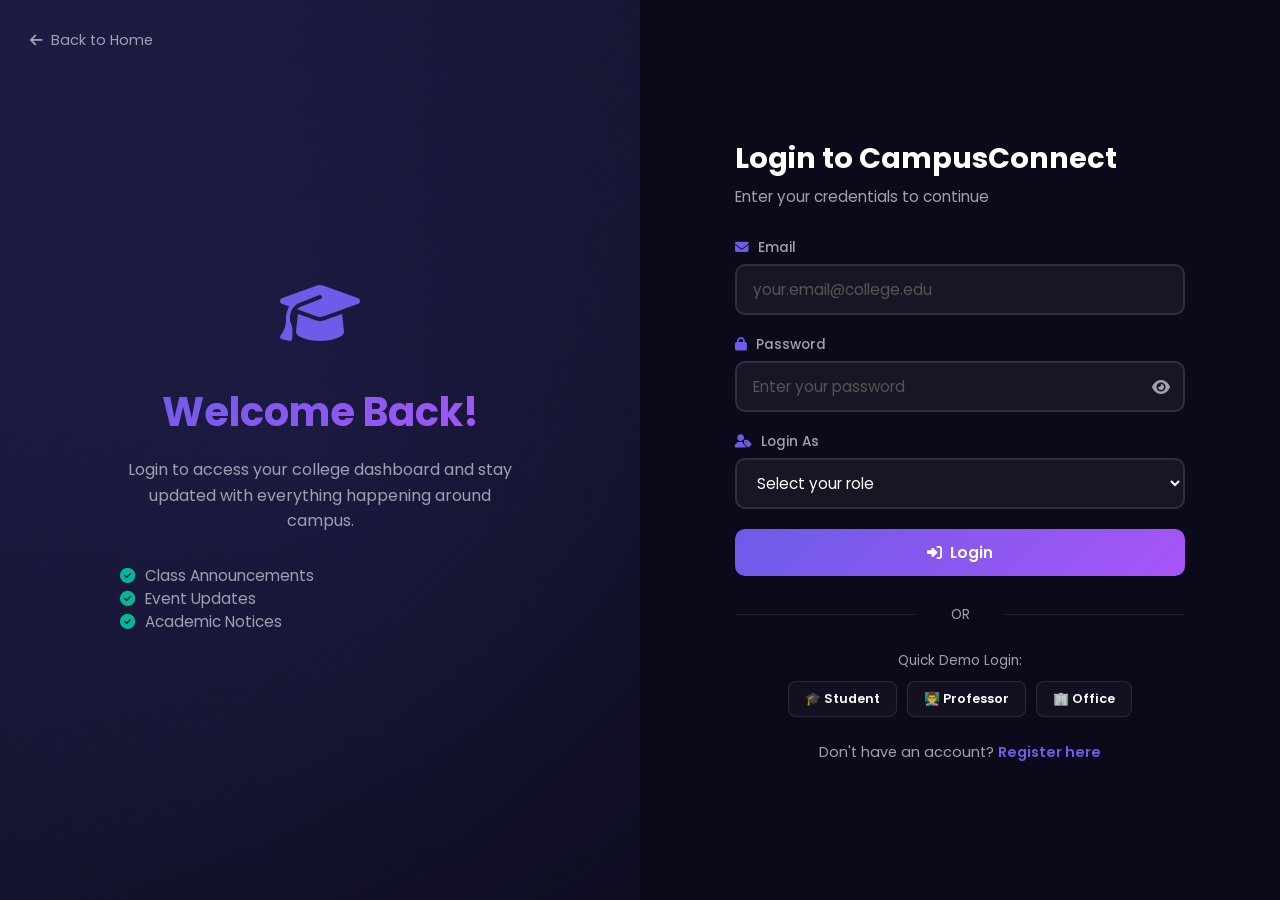
<file: index.html>
<!DOCTYPE html>
<html lang="en">
<head>
    <meta charset="UTF-8">
    <meta name="viewport" content="width=device-width, initial-scale=1.0">
    <title>Dashboard - CampusConnect</title>
    <link rel="stylesheet" href="dashboard.css">
    <link href="https://fonts.googleapis.com/css2?family=Poppins:wght@300;400;500;600;700&display=swap" rel="stylesheet">
    <link rel="stylesheet" href="https://cdnjs.cloudflare.com/ajax/libs/font-awesome/6.4.0/css/all.min.css">
</head>
<body>
    <!-- Server Sidebar (Left - Like Discord) -->
    <div class="server-sidebar">
        <div class="server-icon home-server active" onclick="switchServer('home')" title="Home">
            <i class="fas fa-graduation-cap"></i>
        </div>
        <div class="sidebar-divider"></div>
        
        <div class="server-icon" onclick="switchServer('cse3')" title="CSE 3rd Year">
            <span>CS3</span>
        </div>
        <div class="server-icon" onclick="switchServer('cse-dept')" title="CSE Department">
            <span>CSD</span>
        </div>
        <div class="server-icon" onclick="switchServer('college')" title="College Main">
            <span>CLG</span>
        </div>
        <div class="server-icon" onclick="switchServer('events')" title="Events">
            <span>🎉</span>
        </div>
        
        <div class="sidebar-divider"></div>
        <div class="server-icon add-server" onclick="showCreateServer()" title="Create Server">
            <i class="fas fa-plus"></i>
        </div>
    </div>

    <!-- Channel Sidebar -->
    <div class="channel-sidebar">
        <div class="channel-header">
            <h3 id="serverName">🎓 CampusConnect</h3>
            <i class="fas fa-chevron-down"></i>
        </div>

        <!-- Search -->
        <div class="channel-search">
            <i class="fas fa-search"></i>
            <input type="text" placeholder="Search..." id="searchInput" onkeyup="searchMessages()">
        </div>

        <!-- Info Category Tabs -->
        <div class="category-tabs">
            <button class="tab active" onclick="filterCategory('all', this)">All</button>
            <button class="tab" onclick="filterCategory('academic', this)">📚 Academic</button>
            <button class="tab" onclick="filterCategory('non-academic', this)">🎯 Non-Academic</button>
        </div>

        <!-- Channels -->
        <div class="channels-list" id="channelsList">
            <div class="channel-category">
                <i class="fas fa-chevron-down"></i>
                <span>📢 ANNOUNCEMENTS</span>
            </div>
            <div class="channel active" onclick="switchChannel('announcements', this)">
                <i class="fas fa-bullhorn"></i>
                <span>general-announcements</span>
                <span class="unread-badge">3</span>
            </div>
            <div class="channel" onclick="switchChannel('important', this)">
                <i class="fas fa-exclamation-triangle"></i>
                <span>important-notices</span>
                <span class="unread-badge">1</span>
            </div>

            <div class="channel-category">
                <i class="fas fa-chevron-down"></i>
                <span>📚 ACADEMIC</span>
            </div>
            <div class="channel" onclick="switchChannel('syllabus', this)">
                <i class="fas fa-book"></i>
                <span>syllabus-updates</span>
            </div>
            <div class="channel" onclick="switchChannel('exams', this)">
                <i class="fas fa-file-alt"></i>
                <span>exam-schedule</span>
                <span class="unread-badge">2</span>
            </div>
            <div class="channel" onclick="switchChannel('assignments', this)">
                <i class="fas fa-tasks"></i>
                <span>assignments</span>
            </div>
            <div class="channel" onclick="switchChannel('materials', this)">
                <i class="fas fa-download"></i>
                <span>study-materials</span>
            </div>

            <div class="channel-category">
                <i class="fas fa-chevron-down"></i>
                <span>🎯 NON-ACADEMIC</span>
            </div>
            <div class="channel" onclick="switchChannel('events', this)">
                <i class="fas fa-calendar-alt"></i>
                <span>events</span>
                <span class="unread-badge">5</span>
            </div>
            <div class="channel" onclick="switchChannel('sports', this)">
                <i class="fas fa-trophy"></i>
                <span>sports</span>
            </div>
            <div class="channel" onclick="switchChannel('clubs', this)">
                <i class="fas fa-users"></i>
                <span>clubs-activities</span>
            </div>
            <div class="channel" onclick="switchChannel('placements', this)">
                <i class="fas fa-briefcase"></i>
                <span>placements</span>
                <span class="unread-badge">4</span>
            </div>
            <div class="channel" onclick="switchChannel('general', this)">
                <i class="fas fa-comments"></i>
                <span>general-discussion</span>
            </div>
        </div>

        <!-- User Info Bottom -->
        <div class="user-panel">
            <div class="user-info">
                <div class="user-avatar" id="userAvatar">S</div>
                <div class="user-details">
                    <span class="username" id="userName">Student Name</span>
                    <span class="user-role" id="userRole">🎓 Student</span>
                </div>
            </div>
            <div class="user-actions">
                <i class="fas fa-cog" onclick="showSettings()" title="Settings"></i>
                <i class="fas fa-sign-out-alt" onclick="logout()" title="Logout"></i>
            </div>
        </div>
    </div>

    <!-- Main Content Area -->
    <div class="main-content">
        <!-- Top Bar -->
        <div class="content-header">
            <div class="header-left">
                <i class="fas fa-bullhorn channel-icon"></i>
                <h3 id="channelName">general-announcements</h3>
                <span class="channel-desc" id="channelDesc">All general announcements for the class</span>
            </div>
            <div class="header-right">
                <div class="header-action" onclick="togglePinned()" title="Pinned Messages">
                    <i class="fas fa-thumbtack"></i>
                </div>
                <div class="header-action" onclick="toggleMembers()" title="Members">
                    <i class="fas fa-users"></i>
                </div>
                <div class="header-search">
                    <i class="fas fa-search"></i>
                    <input type="text" placeholder="Search in channel..." onkeyup="searchInChannel(this.value)">
                </div>
            </div>
        </div>

        <!-- Pinned Messages Panel (Hidden by default) -->
        <div class="pinned-panel" id="pinnedPanel" style="display:none;">
            <div class="pinned-header">
                <h4><i class="fas fa-thumbtack"></i> Pinned Messages</h4>
                <i class="fas fa-times" onclick="togglePinned()"></i>
            </div>
            <div class="pinned-messages" id="pinnedMessages">
                <!-- Pinned messages will appear here -->
            </div>
        </div>

        <!-- Messages Area -->
        <div class="messages-area" id="messagesArea">
            <!-- Welcome message -->
            <div class="channel-welcome">
                <div class="welcome-icon">
                    <i class="fas fa-bullhorn"></i>
                </div>
                <h2>Welcome to #general-announcements</h2>
                <p>This is the beginning of the channel. All important announcements will be posted here.</p>
            </div>

            <!-- Messages will be loaded here -->
            <div id="messagesList">
                <!-- Messages loaded by JS -->
            </div>
        </div>

        <!-- Message Input -->
        <div class="message-input-area">
            <div class="input-container" id="inputContainer">
                <div class="input-actions-left">
                    <label for="fileUpload" class="input-action" title="Attach File">
                        <i class="fas fa-plus-circle"></i>
                    </label>
                    <input type="file" id="fileUpload" style="display:none" onchange="handleFileUpload(this)">
                </div>
                <input type="text" id="messageInput" placeholder="Message #general-announcements" 
                       onkeypress="handleKeyPress(event)">
                <div class="input-actions-right">
                    <!-- Category selector for professors/office -->
                    <select id="msgCategory" class="category-select" title="Select Category">
                        <option value="general">📌 General</option>
                        <option value="academic">📚 Academic</option>
                        <option value="non-academic">🎯 Non-Academic</option>
                        <option value="urgent">🚨 Urgent</option>
                    </select>
                    <button class="send-btn" onclick="sendMessage()" title="Send">
                        <i class="fas fa-paper-plane"></i>
                    </button>
                </div>
            </div>
        </div>
    </div>

    <!-- Members Panel (Right Side) -->
    <div class="members-panel" id="membersPanel">
        <div class="members-header">
            <h4>Members</h4>
        </div>
        
        <div class="member-category">
            <span>PROFESSORS — 3</span>
        </div>
        <div class="member-item online">
            <div class="member-avatar prof-avatar">PS</div>
            <div class="member-info">
                <span class="member-name">Prof. Sharma</span>
                <span class="member-status">HOD - CSE</span>
            </div>
            <div class="online-dot"></div>
        </div>
        <div class="member-item online">
            <div class="member-avatar prof-avatar">PG</div>
            <div class="member-info">
                <span class="member-name">Prof. Gupta</span>
                <span class="member-status">Data Structures</span>
            </div>
            <div class="online-dot"></div>
        </div>
        <div class="member-item">
            <div class="member-avatar prof-avatar">PV</div>
            <div class="member-info">
                <span class="member-name">Prof. Verma</span>
                <span class="member-status">DBMS</span>
            </div>
        </div>

        <div class="member-category">
            <span>OFFICE STAFF — 2</span>
        </div>
        <div class="member-item online">
            <div class="member-avatar office-avatar">AD</div>
            <div class="member-info">
                <span class="member-name">Admin Office</span>
                <span class="member-status">Administrative</span>
            </div>
            <div class="online-dot"></div>
        </div>
        <div class="member-item">
            <div class="member-avatar office-avatar">EX</div>
            <div class="member-info">
                <span class="member-name">Exam Cell</span>
                <span class="member-status">Examinations</span>
            </div>
        </div>

        <div class="member-category">
            <span>STUDENTS — 45</span>
        </div>
        <div class="member-item online">
            <div class="member-avatar student-avatar">RA</div>
            <div class="member-info">
                <span class="member-name">Rahul Agarwal</span>
                <span class="member-status">CSE 3rd Year - A</span>
            </div>
            <div class="online-dot"></div>
        </div>
        <div class="member-item online">
            <div class="member-avatar student-avatar">PK</div>
            <div class="member-info">
                <span class="member-name">Priya Kumar</span>
                <span class="member-status">CSE 3rd Year - A</span>
            </div>
            <div class="online-dot"></div>
        </div>
        <div class="member-item">
            <div class="member-avatar student-avatar">AJ</div>
            <div class="member-info">
                <span class="member-name">Amit Joshi</span>
                <span class="member-status">CSE 3rd Year - A</span>
            </div>
        </div>
        <div class="member-item">
            <div class="member-avatar student-avatar">NK</div>
            <div class="member-info">
                <span class="member-name">Neha Khanna</span>
                <span class="member-status">CSE 3rd Year - B</span>
            </div>
        </div>
        <div class="member-item">
            <div class="member-avatar student-avatar">SK</div>
            <div class="member-info">
                <span class="member-name">Saurabh Kumar</span>
                <span class="member-status">CSE 3rd Year - A</span>
            </div>
        </div>
    </div>

    <!-- Create Server Modal -->
    <div class="modal-overlay" id="createServerModal" style="display:none;">
        <div class="modal">
            <div class="modal-header">
                <h3><i class="fas fa-plus-circle"></i> Create New Server</h3>
                <i class="fas fa-times" onclick="closeModal('createServerModal')"></i>
            </div>
            <div class="modal-body">
                <div class="form-group">
                    <label>Server Name</label>
                    <input type="text" id="newServerName" placeholder="e.g., CSE 3rd Year Section A">
                </div>
                <div class="form-group">
                    <label>Server Type</label>
                    <select id="newServerType">
                        <option value="class">📚 Class Server</option>
                        <option value="department">🏛️ Department Server</option>
                        <option value="club">🎯 Club/Activity Server</option>
                    </select>
                </div>
                <div class="form-group">
                    <label>Department</label>
                    <select id="newServerDept">
                        <option value="CSE">CSE</option>
                        <option value="ECE">ECE</option>
                        <option value="ME">ME</option>
                        <option value="CE">CE</option>
                    </select>
                </div>
                <button class="btn btn-primary btn-full" onclick="createServer()">
                    <i class="fas fa-plus"></i> Create Server
                </button>
            </div>
        </div>
    </div>

    <!-- Settings Modal -->
    <div class="modal-overlay" id="settingsModal" style="display:none;">
        <div class="modal">
            <div class="modal-header">
                <h3><i class="fas fa-cog"></i> Settings</h3>
                <i class="fas fa-times" onclick="closeModal('settingsModal')"></i>
            </div>
            <div class="modal-body">
                <div class="settings-section">
                    <h4>Notification Preferences</h4>
                    <div class="setting-item">
                        <span>Academic Notifications</span>
                        <label class="switch">
                            <input type="checkbox" checked>
                            <span class="slider"></span>
                        </label>
                    </div>
                    <div class="setting-item">
                        <span>Event Notifications</span>
                        <label class="switch">
                            <input type="checkbox" checked>
                            <span class="slider"></span>
                        </label>
                    </div>
                    <div class="setting-item">
                        <span>General Notifications</span>
                        <label class="switch">
                            <input type="checkbox">
                            <span class="slider"></span>
                        </label>
                    </div>
                </div>
                <div class="settings-section">
                    <h4>Appearance</h4>
                    <div class="setting-item">
                        <span>Dark Mode</span>
                        <label class="switch">
                            <input type="checkbox" checked id="darkModeToggle" onchange="toggleDarkMode()">
                            <span class="slider"></span>
                        </label>
                    </div>
                </div>
            </div>
        </div>
    </div>

    <!-- Notification Toast -->
    <div class="toast" id="toast">
        <i class="fas fa-bell"></i>
        <span id="toastMessage">New notification!</span>
    </div>

    <script src="app.js"></script>
</body>
</html>
</file>
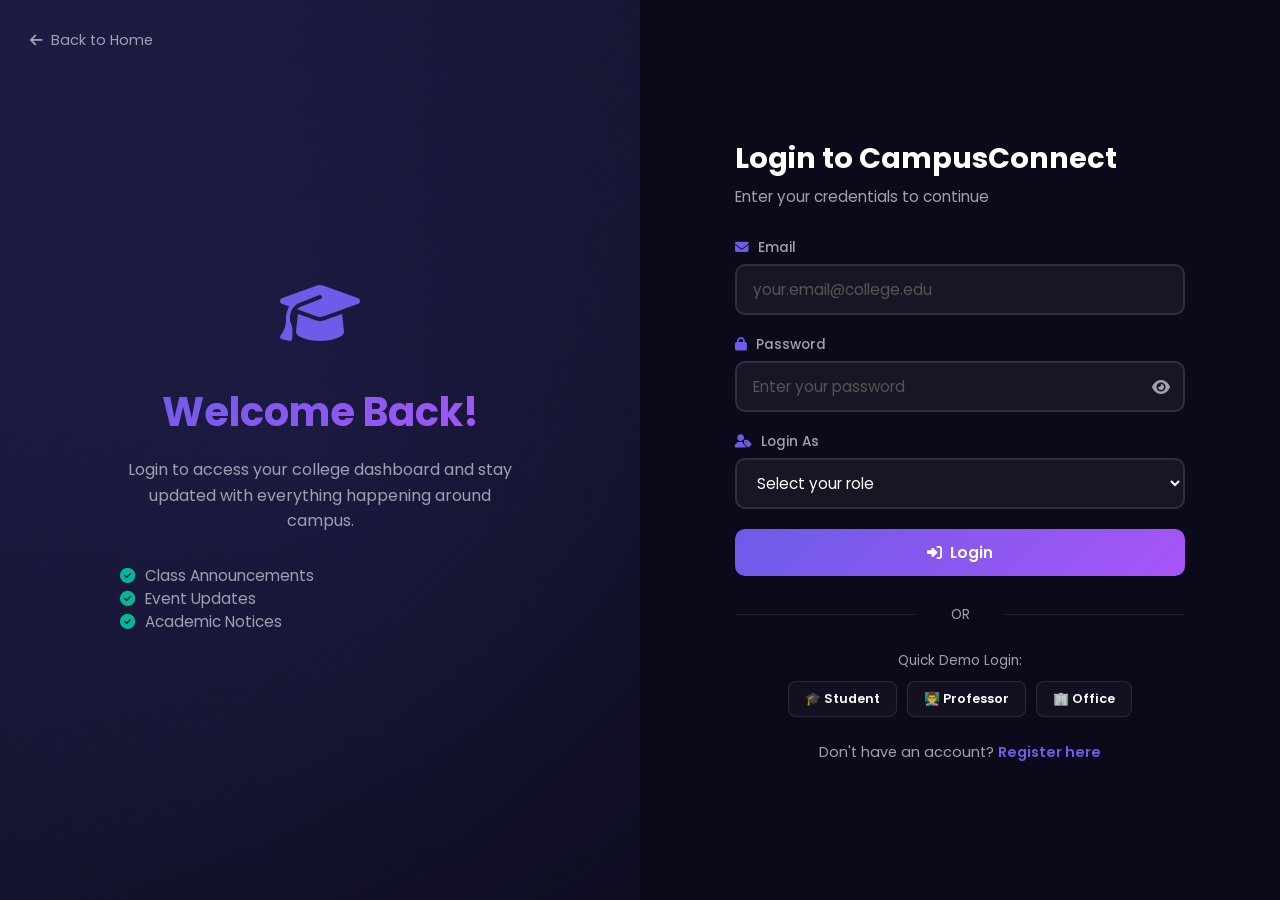
<file: dashboard.html>
<!DOCTYPE html>
<html lang="en">
<head>
    <meta charset="UTF-8">
    <meta name="viewport" content="width=device-width, initial-scale=1.0">
    <title>Dashboard - CampusConnect</title>
    <link rel="stylesheet" href="dashboard.css">
    <link href="https://fonts.googleapis.com/css2?family=Poppins:wght@300;400;500;600;700&display=swap" rel="stylesheet">
    <link rel="stylesheet" href="https://cdnjs.cloudflare.com/ajax/libs/font-awesome/6.4.0/css/all.min.css">
</head>
<body>
    <!-- Server Sidebar (Left - Like Discord) -->
    <div class="server-sidebar">
        <div class="server-icon home-server active" onclick="switchServer('home')" title="Home">
            <i class="fas fa-graduation-cap"></i>
        </div>
        <div class="sidebar-divider"></div>
        
        <div class="server-icon" onclick="switchServer('cse3')" title="CSE 3rd Year">
            <span>CS3</span>
        </div>
        <div class="server-icon" onclick="switchServer('cse-dept')" title="CSE Department">
            <span>CSD</span>
        </div>
        <div class="server-icon" onclick="switchServer('college')" title="College Main">
            <span>CLG</span>
        </div>
        <div class="server-icon" onclick="switchServer('events')" title="Events">
            <span>🎉</span>
        </div>
        
        <div class="sidebar-divider"></div>
        <div class="server-icon add-server" onclick="showCreateServer()" title="Create Server">
            <i class="fas fa-plus"></i>
        </div>
    </div>

    <!-- Channel Sidebar -->
    <div class="channel-sidebar">
        <div class="channel-header">
            <h3 id="serverName">🎓 CampusConnect</h3>
            <i class="fas fa-chevron-down"></i>
        </div>

        <!-- Search -->
        <div class="channel-search">
            <i class="fas fa-search"></i>
            <input type="text" placeholder="Search..." id="searchInput" onkeyup="searchMessages()">
        </div>

        <!-- Info Category Tabs -->
        <div class="category-tabs">
            <button class="tab active" onclick="filterCategory('all', this)">All</button>
            <button class="tab" onclick="filterCategory('academic', this)">📚 Academic</button>
            <button class="tab" onclick="filterCategory('non-academic', this)">🎯 Non-Academic</button>
        </div>

        <!-- Channels -->
        <div class="channels-list" id="channelsList">
            <div class="channel-category">
                <i class="fas fa-chevron-down"></i>
                <span>📢 ANNOUNCEMENTS</span>
            </div>
            <div class="channel active" onclick="switchChannel('announcements', this)">
                <i class="fas fa-bullhorn"></i>
                <span>general-announcements</span>
                <span class="unread-badge">3</span>
            </div>
            <div class="channel" onclick="switchChannel('important', this)">
                <i class="fas fa-exclamation-triangle"></i>
                <span>important-notices</span>
                <span class="unread-badge">1</span>
            </div>

            <div class="channel-category">
                <i class="fas fa-chevron-down"></i>
                <span>📚 ACADEMIC</span>
            </div>
            <div class="channel" onclick="switchChannel('syllabus', this)">
                <i class="fas fa-book"></i>
                <span>syllabus-updates</span>
            </div>
            <div class="channel" onclick="switchChannel('exams', this)">
                <i class="fas fa-file-alt"></i>
                <span>exam-schedule</span>
                <span class="unread-badge">2</span>
            </div>
            <div class="channel" onclick="switchChannel('assignments', this)">
                <i class="fas fa-tasks"></i>
                <span>assignments</span>
            </div>
            <div class="channel" onclick="switchChannel('materials', this)">
                <i class="fas fa-download"></i>
                <span>study-materials</span>
            </div>

            <div class="channel-category">
                <i class="fas fa-chevron-down"></i>
                <span>🎯 NON-ACADEMIC</span>
            </div>
            <div class="channel" onclick="switchChannel('events', this)">
                <i class="fas fa-calendar-alt"></i>
                <span>events</span>
                <span class="unread-badge">5</span>
            </div>
            <div class="channel" onclick="switchChannel('sports', this)">
                <i class="fas fa-trophy"></i>
                <span>sports</span>
            </div>
            <div class="channel" onclick="switchChannel('clubs', this)">
                <i class="fas fa-users"></i>
                <span>clubs-activities</span>
            </div>
            <div class="channel" onclick="switchChannel('placements', this)">
                <i class="fas fa-briefcase"></i>
                <span>placements</span>
                <span class="unread-badge">4</span>
            </div>
            <div class="channel" onclick="switchChannel('general', this)">
                <i class="fas fa-comments"></i>
                <span>general-discussion</span>
            </div>
        </div>

        <!-- User Info Bottom -->
        <div class="user-panel">
            <div class="user-info">
                <div class="user-avatar" id="userAvatar">S</div>
                <div class="user-details">
                    <span class="username" id="userName">Student Name</span>
                    <span class="user-role" id="userRole">🎓 Student</span>
                </div>
            </div>
            <div class="user-actions">
                <i class="fas fa-cog" onclick="showSettings()" title="Settings"></i>
                <i class="fas fa-sign-out-alt" onclick="logout()" title="Logout"></i>
            </div>
        </div>
    </div>

    <!-- Main Content Area -->
    <div class="main-content">
        <!-- Top Bar -->
        <div class="content-header">
            <div class="header-left">
                <i class="fas fa-bullhorn channel-icon"></i>
                <h3 id="channelName">general-announcements</h3>
                <span class="channel-desc" id="channelDesc">All general announcements for the class</span>
            </div>
            <div class="header-right">
                <div class="header-action" onclick="togglePinned()" title="Pinned Messages">
                    <i class="fas fa-thumbtack"></i>
                </div>
                <div class="header-action" onclick="toggleMembers()" title="Members">
                    <i class="fas fa-users"></i>
                </div>
                <div class="header-search">
                    <i class="fas fa-search"></i>
                    <input type="text" placeholder="Search in channel..." onkeyup="searchInChannel(this.value)">
                </div>
            </div>
        </div>

        <!-- Pinned Messages Panel (Hidden by default) -->
        <div class="pinned-panel" id="pinnedPanel" style="display:none;">
            <div class="pinned-header">
                <h4><i class="fas fa-thumbtack"></i> Pinned Messages</h4>
                <i class="fas fa-times" onclick="togglePinned()"></i>
            </div>
            <div class="pinned-messages" id="pinnedMessages">
                <!-- Pinned messages will appear here -->
            </div>
        </div>

        <!-- Messages Area -->
        <div class="messages-area" id="messagesArea">
            <!-- Welcome message -->
            <div class="channel-welcome">
                <div class="welcome-icon">
                    <i class="fas fa-bullhorn"></i>
                </div>
                <h2>Welcome to #general-announcements</h2>
                <p>This is the beginning of the channel. All important announcements will be posted here.</p>
            </div>

            <!-- Messages will be loaded here -->
            <div id="messagesList">
                <!-- Messages loaded by JS -->
            </div>
        </div>

        <!-- Message Input -->
        <div class="message-input-area">
            <div class="input-container" id="inputContainer">
                <div class="input-actions-left">
                    <label for="fileUpload" class="input-action" title="Attach File">
                        <i class="fas fa-plus-circle"></i>
                    </label>
                    <input type="file" id="fileUpload" style="display:none" onchange="handleFileUpload(this)">
                </div>
                <input type="text" id="messageInput" placeholder="Message #general-announcements" 
                       onkeypress="handleKeyPress(event)">
                <div class="input-actions-right">
                    <!-- Category selector for professors/office -->
                    <select id="msgCategory" class="category-select" title="Select Category">
                        <option value="general">📌 General</option>
                        <option value="academic">📚 Academic</option>
                        <option value="non-academic">🎯 Non-Academic</option>
                        <option value="urgent">🚨 Urgent</option>
                    </select>
                    <button class="send-btn" onclick="sendMessage()" title="Send">
                        <i class="fas fa-paper-plane"></i>
                    </button>
                </div>
            </div>
        </div>
    </div>

    <!-- Members Panel (Right Side) -->
    <div class="members-panel" id="membersPanel">
        <div class="members-header">
            <h4>Members</h4>
        </div>
        
        <div class="member-category">
            <span>PROFESSORS — 3</span>
        </div>
        <div class="member-item online">
            <div class="member-avatar prof-avatar">PS</div>
            <div class="member-info">
                <span class="member-name">Prof. Sharma</span>
                <span class="member-status">HOD - CSE</span>
            </div>
            <div class="online-dot"></div>
        </div>
        <div class="member-item online">
            <div class="member-avatar prof-avatar">PG</div>
            <div class="member-info">
                <span class="member-name">Prof. Gupta</span>
                <span class="member-status">Data Structures</span>
            </div>
            <div class="online-dot"></div>
        </div>
        <div class="member-item">
            <div class="member-avatar prof-avatar">PV</div>
            <div class="member-info">
                <span class="member-name">Prof. Verma</span>
                <span class="member-status">DBMS</span>
            </div>
        </div>

        <div class="member-category">
            <span>OFFICE STAFF — 2</span>
        </div>
        <div class="member-item online">
            <div class="member-avatar office-avatar">AD</div>
            <div class="member-info">
                <span class="member-name">Admin Office</span>
                <span class="member-status">Administrative</span>
            </div>
            <div class="online-dot"></div>
        </div>
        <div class="member-item">
            <div class="member-avatar office-avatar">EX</div>
            <div class="member-info">
                <span class="member-name">Exam Cell</span>
                <span class="member-status">Examinations</span>
            </div>
        </div>

        <div class="member-category">
            <span>STUDENTS — 45</span>
        </div>
        <div class="member-item online">
            <div class="member-avatar student-avatar">RA</div>
            <div class="member-info">
                <span class="member-name">Rahul Agarwal</span>
                <span class="member-status">CSE 3rd Year - A</span>
            </div>
            <div class="online-dot"></div>
        </div>
        <div class="member-item online">
            <div class="member-avatar student-avatar">PK</div>
            <div class="member-info">
                <span class="member-name">Priya Kumar</span>
                <span class="member-status">CSE 3rd Year - A</span>
            </div>
            <div class="online-dot"></div>
        </div>
        <div class="member-item">
            <div class="member-avatar student-avatar">AJ</div>
            <div class="member-info">
                <span class="member-name">Amit Joshi</span>
                <span class="member-status">CSE 3rd Year - A</span>
            </div>
        </div>
        <div class="member-item">
            <div class="member-avatar student-avatar">NK</div>
            <div class="member-info">
                <span class="member-name">Neha Khanna</span>
                <span class="member-status">CSE 3rd Year - B</span>
            </div>
        </div>
        <div class="member-item">
            <div class="member-avatar student-avatar">SK</div>
            <div class="member-info">
                <span class="member-name">Saurabh Kumar</span>
                <span class="member-status">CSE 3rd Year - A</span>
            </div>
        </div>
    </div>

    <!-- Create Server Modal -->
    <div class="modal-overlay" id="createServerModal" style="display:none;">
        <div class="modal">
            <div class="modal-header">
                <h3><i class="fas fa-plus-circle"></i> Create New Server</h3>
                <i class="fas fa-times" onclick="closeModal('createServerModal')"></i>
            </div>
            <div class="modal-body">
                <div class="form-group">
                    <label>Server Name</label>
                    <input type="text" id="newServerName" placeholder="e.g., CSE 3rd Year Section A">
                </div>
                <div class="form-group">
                    <label>Server Type</label>
                    <select id="newServerType">
                        <option value="class">📚 Class Server</option>
                        <option value="department">🏛️ Department Server</option>
                        <option value="club">🎯 Club/Activity Server</option>
                    </select>
                </div>
                <div class="form-group">
                    <label>Department</label>
                    <select id="newServerDept">
                        <option value="CSE">CSE</option>
                        <option value="ECE">ECE</option>
                        <option value="ME">ME</option>
                        <option value="CE">CE</option>
                    </select>
                </div>
                <button class="btn btn-primary btn-full" onclick="createServer()">
                    <i class="fas fa-plus"></i> Create Server
                </button>
            </div>
        </div>
    </div>

    <!-- Settings Modal -->
    <div class="modal-overlay" id="settingsModal" style="display:none;">
        <div class="modal">
            <div class="modal-header">
                <h3><i class="fas fa-cog"></i> Settings</h3>
                <i class="fas fa-times" onclick="closeModal('settingsModal')"></i>
            </div>
            <div class="modal-body">
                <div class="settings-section">
                    <h4>Notification Preferences</h4>
                    <div class="setting-item">
                        <span>Academic Notifications</span>
                        <label class="switch">
                            <input type="checkbox" checked>
                            <span class="slider"></span>
                        </label>
                    </div>
                    <div class="setting-item">
                        <span>Event Notifications</span>
                        <label class="switch">
                            <input type="checkbox" checked>
                            <span class="slider"></span>
                        </label>
                    </div>
                    <div class="setting-item">
                        <span>General Notifications</span>
                        <label class="switch">
                            <input type="checkbox">
                            <span class="slider"></span>
                        </label>
                    </div>
                </div>
                <div class="settings-section">
                    <h4>Appearance</h4>
                    <div class="setting-item">
                        <span>Dark Mode</span>
                        <label class="switch">
                            <input type="checkbox" checked id="darkModeToggle" onchange="toggleDarkMode()">
                            <span class="slider"></span>
                        </label>
                    </div>
                </div>
            </div>
        </div>
    </div>

    <!-- Notification Toast -->
    <div class="toast" id="toast">
        <i class="fas fa-bell"></i>
        <span id="toastMessage">New notification!</span>
    </div>

    <script src="app.js"></script>
    
    
    
</body>
</html>
</file>
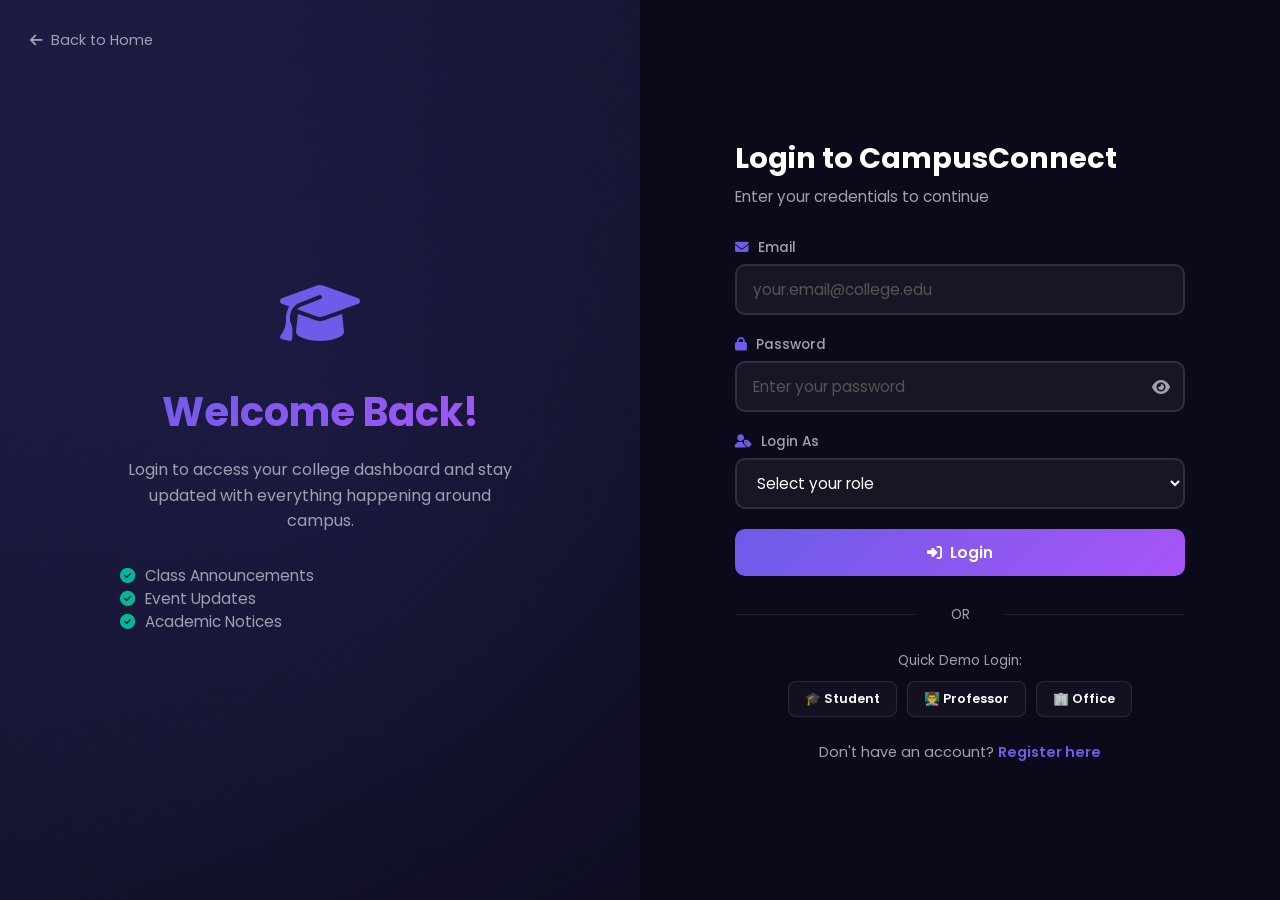
<file: login.html>
<!DOCTYPE html>
<html lang="en">
<head>
    <meta charset="UTF-8">
    <meta name="viewport" content="width=device-width, initial-scale=1.0">
    <title>Login - CampusConnect</title>
    <link rel="stylesheet" href="auth.css">
    <link href="https://fonts.googleapis.com/css2?family=Poppins:wght@300;400;500;600;700&display=swap" rel="stylesheet">
    <link rel="stylesheet" href="https://cdnjs.cloudflare.com/ajax/libs/font-awesome/6.4.0/css/all.min.css">
</head>
<body>
    <div class="auth-container">
        <div class="auth-left">
            <a href="index.html" class="back-btn"><i class="fas fa-arrow-left"></i> Back to Home</a>
            <div class="auth-left-content">
                <div class="logo-large">
                    <i class="fas fa-graduation-cap"></i>
                </div>
                <h1>Welcome Back!</h1>
                <p>Login to access your college dashboard and stay updated with everything happening around campus.</p>
                <div class="auth-features">
                    <div class="auth-feature">
                        <i class="fas fa-check-circle"></i>
                        <span>Class Announcements</span>
                    </div>
                    <div class="auth-feature">
                        <i class="fas fa-check-circle"></i>
                        <span>Event Updates</span>
                    </div>
                    <div class="auth-feature">
                        <i class="fas fa-check-circle"></i>
                        <span>Academic Notices</span>
                    </div>
                </div>
            </div>
        </div>
        <div class="auth-right">
            <div class="auth-form-container">
                <h2>Login to CampusConnect</h2>
                <p class="auth-subtitle">Enter your credentials to continue</p>
                
                <form id="loginForm" onsubmit="handleLogin(event)">
                    <div class="form-group">
                        <label><i class="fas fa-envelope"></i> Email</label>
                        <input type="email" id="loginEmail" placeholder="your.email@college.edu" required>
                    </div>
                    
                    <div class="form-group">
                        <label><i class="fas fa-lock"></i> Password</label>
                        <div class="password-field">
                            <input type="password" id="loginPassword" placeholder="Enter your password" required>
                            <i class="fas fa-eye toggle-password" onclick="togglePassword('loginPassword', this)"></i>
                        </div>
                    </div>

                    <div class="form-group">
                        <label><i class="fas fa-user-tag"></i> Login As</label>
                        <select id="loginRole" required>
                            <option value="">Select your role</option>
                            <option value="student">🎓 Student</option>
                            <option value="professor">👨‍🏫 Professor</option>
                            <option value="office">🏢 Office Staff</option>
                        </select>
                    </div>

                    <button type="submit" class="btn btn-primary btn-full">
                        <i class="fas fa-sign-in-alt"></i> Login
                    </button>
                </form>

                <div class="auth-divider">
                    <span>OR</span>
                </div>

                <!-- Quick Demo Login -->
                <div class="demo-logins">
                    <p>Quick Demo Login:</p>
                    <div class="demo-buttons">
                        <button onclick="demoLogin('student')" class="btn btn-demo student-demo">
                            🎓 Student
                        </button>
                        <button onclick="demoLogin('professor')" class="btn btn-demo prof-demo">
                            👨‍🏫 Professor
                        </button>
                        <button onclick="demoLogin('office')" class="btn btn-demo office-demo">
                            🏢 Office
                        </button>
                    </div>
                </div>

                <p class="auth-switch">
                    Don't have an account? <a href="register.html">Register here</a>
                </p>
            </div>
        </div>
    </div>

    <script src="auth.js"></script>
</body>
</html>
</file>
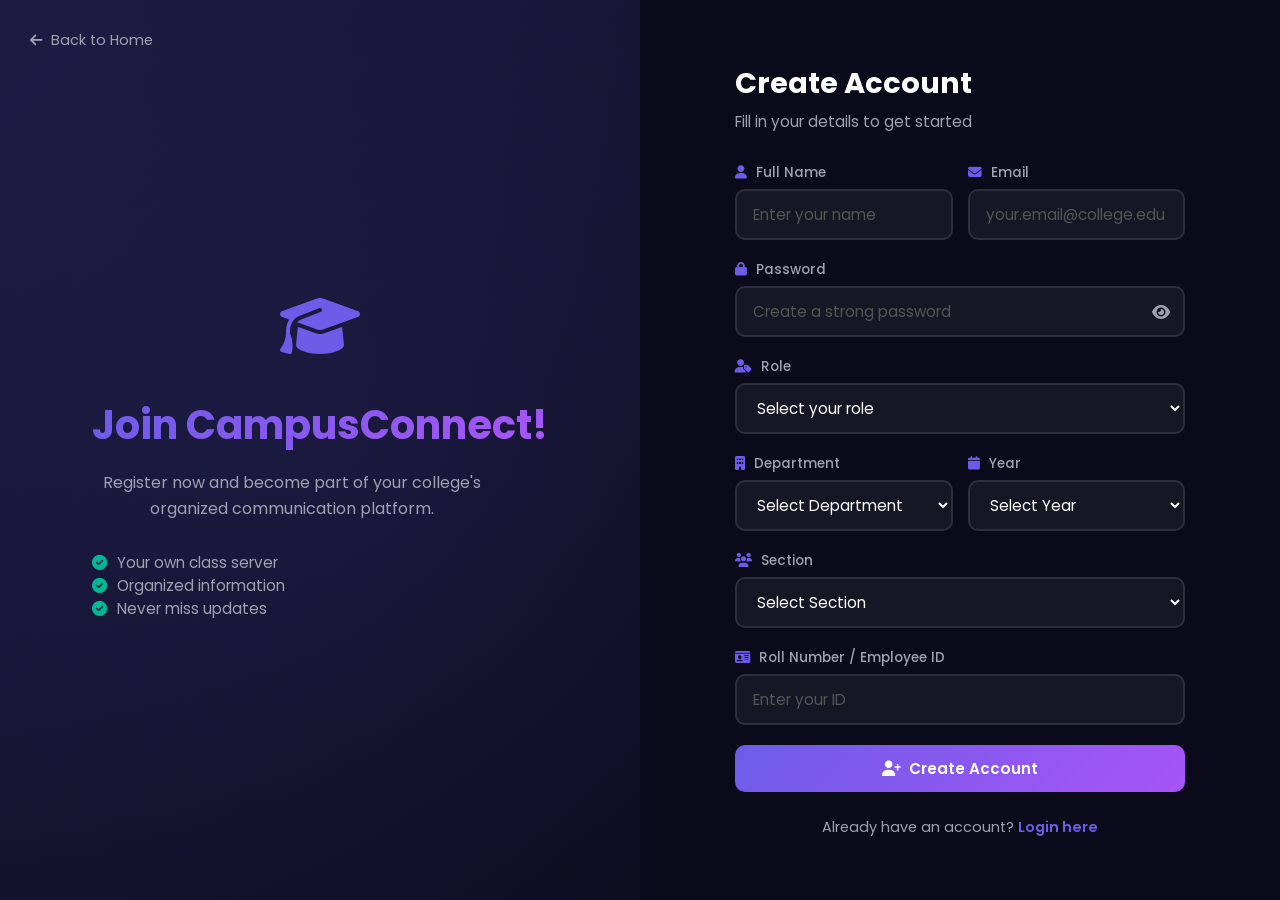
<file: register.html>
<!DOCTYPE html>
<html lang="en">
<head>
    <meta charset="UTF-8">
    <meta name="viewport" content="width=device-width, initial-scale=1.0">
    <title>Register - CampusConnect</title>
    <link rel="stylesheet" href="auth.css">
    <link href="https://fonts.googleapis.com/css2?family=Poppins:wght@300;400;500;600;700&display=swap" rel="stylesheet">
    <link rel="stylesheet" href="https://cdnjs.cloudflare.com/ajax/libs/font-awesome/6.4.0/css/all.min.css">
</head>
<body>
    <div class="auth-container">
        <div class="auth-left register-left">
            <a href="index.html" class="back-btn"><i class="fas fa-arrow-left"></i> Back to Home</a>
            <div class="auth-left-content">
                <div class="logo-large">
                    <i class="fas fa-graduation-cap"></i>
                </div>
                <h1>Join CampusConnect!</h1>
                <p>Register now and become part of your college's organized communication platform.</p>
                <div class="auth-features">
                    <div class="auth-feature">
                        <i class="fas fa-check-circle"></i>
                        <span>Your own class server</span>
                    </div>
                    <div class="auth-feature">
                        <i class="fas fa-check-circle"></i>
                        <span>Organized information</span>
                    </div>
                    <div class="auth-feature">
                        <i class="fas fa-check-circle"></i>
                        <span>Never miss updates</span>
                    </div>
                </div>
            </div>
        </div>
        <div class="auth-right">
            <div class="auth-form-container">
                <h2>Create Account</h2>
                <p class="auth-subtitle">Fill in your details to get started</p>
                
                <form id="registerForm" onsubmit="handleRegister(event)">
                    <div class="form-row">
                        <div class="form-group">
                            <label><i class="fas fa-user"></i> Full Name</label>
                            <input type="text" id="regName" placeholder="Enter your name" required>
                        </div>
                        <div class="form-group">
                            <label><i class="fas fa-envelope"></i> Email</label>
                            <input type="email" id="regEmail" placeholder="your.email@college.edu" required>
                        </div>
                    </div>

                    <div class="form-group">
                        <label><i class="fas fa-lock"></i> Password</label>
                        <div class="password-field">
                            <input type="password" id="regPassword" placeholder="Create a strong password" required>
                            <i class="fas fa-eye toggle-password" onclick="togglePassword('regPassword', this)"></i>
                        </div>
                    </div>

                    <div class="form-group">
                        <label><i class="fas fa-user-tag"></i> Role</label>
                        <select id="regRole" required onchange="handleRoleChange()">
                            <option value="">Select your role</option>
                            <option value="student">🎓 Student</option>
                            <option value="professor">👨‍🏫 Professor</option>
                            <option value="office">🏢 Office Staff</option>
                        </select>
                    </div>

                    <div class="form-row">
                        <div class="form-group">
                            <label><i class="fas fa-building"></i> Department</label>
                            <select id="regDepartment" required>
                                <option value="">Select Department</option>
                                <option value="CSE">Computer Science (CSE)</option>
                                <option value="ECE">Electronics (ECE)</option>
                                <option value="ME">Mechanical (ME)</option>
                                <option value="CE">Civil (CE)</option>
                                <option value="EE">Electrical (EE)</option>
                                <option value="IT">Information Tech (IT)</option>
                                <option value="MBA">MBA</option>
                                <option value="BCA">BCA</option>
                            </select>
                        </div>
                        <div class="form-group" id="yearGroup">
                            <label><i class="fas fa-calendar"></i> Year</label>
                            <select id="regYear" required>
                                <option value="">Select Year</option>
                                <option value="1">1st Year</option>
                                <option value="2">2nd Year</option>
                                <option value="3">3rd Year</option>
                                <option value="4">4th Year</option>
                            </select>
                        </div>
                    </div>

                    <div class="form-group" id="sectionGroup">
                        <label><i class="fas fa-users"></i> Section</label>
                        <select id="regSection">
                            <option value="">Select Section</option>
                            <option value="A">Section A</option>
                            <option value="B">Section B</option>
                            <option value="C">Section C</option>
                        </select>
                    </div>

                    <div class="form-group" id="rollGroup">
                        <label><i class="fas fa-id-card"></i> Roll Number / Employee ID</label>
                        <input type="text" id="regRoll" placeholder="Enter your ID">
                    </div>

                    <button type="submit" class="btn btn-primary btn-full">
                        <i class="fas fa-user-plus"></i> Create Account
                    </button>
                </form>

                <p class="auth-switch">
                    Already have an account? <a href="login.html">Login here</a>
                </p>
            </div>
        </div>
    </div>

    <script src="auth.js"></script>
</body>
</html>
</file>
<file: dashboard.css>
* {
    margin: 0;
    padding: 0;
    box-sizing: border-box;
}

body {
    font-family: 'Poppins', sans-serif;
    background: #0a0a1a;
    color: #ffffff;
    display: flex;
    height: 100vh;
    overflow: hidden;
}

/* ===== SERVER SIDEBAR (Far Left) ===== */
.server-sidebar {
    width: 72px;
    background: #06060f;
    display: flex;
    flex-direction: column;
    align-items: center;
    padding: 12px 0;
    gap: 8px;
    overflow-y: auto;
    scrollbar-width: none;
}

.server-sidebar::-webkit-scrollbar {
    display: none;
}

.server-icon {
    width: 48px;
    height: 48px;
    border-radius: 50%;
    background: #1a1a2e;
    display: flex;
    align-items: center;
    justify-content: center;
    cursor: pointer;
    transition: all 0.3s ease;
    font-size: 0.8rem;
    font-weight: 700;
    color: #a0a0b0;
    flex-shrink: 0;
}

.server-icon:hover,
.server-icon.active {
    border-radius: 16px;
    background: #6c5ce7;
    color: white;
}

.home-server {
    font-size: 1.3rem;
}

.add-server {
    background: transparent;
    border: 2px dashed rgba(255, 255, 255, 0.1);
    color: #00b894;
}

.add-server:hover {
    border-color: #00b894;
    background: rgba(0, 184, 148, 0.1);
    border-radius: 16px;
}

.sidebar-divider {
    width: 32px;
    height: 2px;
    background: rgba(255, 255, 255, 0.1);
    border-radius: 2px;
    margin: 4px 0;
}

/* ===== CHANNEL SIDEBAR ===== */
.channel-sidebar {
    width: 260px;
    background: #10101e;
    display: flex;
    flex-direction: column;
    border-right: 1px solid rgba(255, 255, 255, 0.05);
}

.channel-header {
    padding: 16px;
    display: flex;
    justify-content: space-between;
    align-items: center;
    border-bottom: 1px solid rgba(255, 255, 255, 0.05);
    cursor: pointer;
    transition: background 0.3s;
}

.channel-header:hover {
    background: rgba(255, 255, 255, 0.03);
}

.channel-header h3 {
    font-size: 1rem;
    font-weight: 600;
}

.channel-header i {
    color: #a0a0b0;
    font-size: 0.8rem;
}

.channel-search {
    padding: 10px 12px;
    position: relative;
}

.channel-search i {
    position: absolute;
    left: 22px;
    top: 50%;
    transform: translateY(-50%);
    color: #555;
    font-size: 0.8rem;
}

.channel-search input {
    width: 100%;
    padding: 8px 12px 8px 35px;
    border: none;
    border-radius: 6px;
    background: rgba(0, 0, 0, 0.3);
    color: #fff;
    font-size: 0.8rem;
    font-family: 'Poppins', sans-serif;
    outline: none;
}

.channel-search input::placeholder {
    color: #555;
}

/* Category Tabs */
.category-tabs {
    display: flex;
    padding: 5px 12px;
    gap: 5px;
}

.tab {
    padding: 5px 12px;
    border: none;
    border-radius: 6px;
    background: transparent;
    color: #a0a0b0;
    font-size: 0.75rem;
    cursor: pointer;
    font-family: 'Poppins', sans-serif;
    font-weight: 500;
    transition: all 0.3s;
}

.tab.active {
    background: rgba(108, 92, 231, 0.2);
    color: #a855f7;
}

.tab:hover {
    background: rgba(255, 255, 255, 0.05);
    color: #fff;
}

/* Channels List */
.channels-list {
    flex: 1;
    overflow-y: auto;
    padding: 5px 8px;
    scrollbar-width: thin;
    scrollbar-color: rgba(255, 255, 255, 0.1) transparent;
}

.channels-list::-webkit-scrollbar {
    width: 4px;
}

.channels-list::-webkit-scrollbar-thumb {
    background: rgba(255, 255, 255, 0.1);
    border-radius: 4px;
}

.channel-category {
    display: flex;
    align-items: center;
    gap: 5px;
    padding: 10px 8px 5px;
    font-size: 0.7rem;
    font-weight: 700;
    color: #a0a0b0;
    text-transform: uppercase;
    letter-spacing: 0.5px;
    cursor: pointer;
}

.channel-category i {
    font-size: 0.5rem;
}

.channel {
    display: flex;
    align-items: center;
    gap: 8px;
    padding: 8px 12px;
    border-radius: 6px;
    cursor: pointer;
    transition: all 0.2s;
    font-size: 0.85rem;
    color: #a0a0b0;
    position: relative;
}

.channel:hover {
    background: rgba(255, 255, 255, 0.05);
    color: #fff;
}

.channel.active {
    background: rgba(108, 92, 231, 0.15);
    color: #fff;
}

.channel i {
    font-size: 0.85rem;
    width: 20px;
    text-align: center;
    color: #555;
}

.channel.active i {
    color: #6c5ce7;
}

.unread-badge {
    margin-left: auto;
    background: #ff4757;
    color: white;
    font-size: 0.65rem;
    font-weight: 700;
    padding: 2px 6px;
    border-radius: 10px;
    min-width: 18px;
    text-align: center;
}

/* User Panel */
.user-panel {
    padding: 12px;
    background: rgba(0, 0, 0, 0.3);
    display: flex;
    justify-content: space-between;
    align-items: center;
    border-top: 1px solid rgba(255, 255, 255, 0.05);
}

.user-info {
    display: flex;
    align-items: center;
    gap: 10px;
}

.user-avatar {
    width: 36px;
    height: 36px;
    border-radius: 50%;
    background: linear-gradient(135deg, #6c5ce7, #a855f7);
    display: flex;
    align-items: center;
    justify-content: center;
    font-weight: 700;
    font-size: 0.85rem;
}

.user-details {
    display: flex;
    flex-direction: column;
}

.username {
    font-size: 0.85rem;
    font-weight: 600;
}

.user-role {
    font-size: 0.7rem;
    color: #a0a0b0;
}

.user-actions {
    display: flex;
    gap: 12px;
}

.user-actions i {
    color: #a0a0b0;
    cursor: pointer;
    transition: color 0.3s;
    font-size: 0.9rem;
}

.user-actions i:hover {
    color: #fff;
}

/* ===== MAIN CONTENT ===== */
.main-content {
    flex: 1;
    display: flex;
    flex-direction: column;
    background: #0d0d1a;
}

.content-header {
    padding: 12px 20px;
    display: flex;
    justify-content: space-between;
    align-items: center;
    border-bottom: 1px solid rgba(255, 255, 255, 0.05);
    min-height: 50px;
}

.header-left {
    display: flex;
    align-items: center;
    gap: 10px;
}

.channel-icon {
    color: #a0a0b0;
}

.content-header h3 {
    font-size: 1rem;
    font-weight: 600;
}

.channel-desc {
    color: #555;
    font-size: 0.8rem;
    padding-left: 10px;
    border-left: 1px solid rgba(255, 255, 255, 0.1);
    margin-left: 10px;
}

.header-right {
    display: flex;
    align-items: center;
    gap: 15px;
}

.header-action {
    color: #a0a0b0;
    cursor: pointer;
    padding: 5px;
    transition: color 0.3s;
}

.header-action:hover {
    color: #fff;
}

.header-search {
    position: relative;
}

.header-search i {
    position: absolute;
    left: 10px;
    top: 50%;
    transform: translateY(-50%);
    color: #555;
    font-size: 0.8rem;
}

.header-search input {
    padding: 6px 12px 6px 32px;
    border: none;
    border-radius: 5px;
    background: rgba(0, 0, 0, 0.3);
    color: #fff;
    font-size: 0.8rem;
    font-family: 'Poppins', sans-serif;
    outline: none;
    width: 200px;
}

/* Pinned Panel */
.pinned-panel {
    position: absolute;
    right: 0;
    top: 50px;
    width: 420px;
    max-height: 400px;
    background: #1a1a2e;
    border-radius: 0 0 0 12px;
    box-shadow: -5px 5px 20px rgba(0, 0, 0, 0.3);
    z-index: 100;
    overflow-y: auto;
}

.pinned-header {
    display: flex;
    justify-content: space-between;
    align-items: center;
    padding: 15px;
    border-bottom: 1px solid rgba(255, 255, 255, 0.05);
}

.pinned-header i {
    cursor: pointer;
    color: #a0a0b0;
}

.pinned-messages .message {
    padding: 12px 15px;
    border-bottom: 1px solid rgba(255, 255, 255, 0.03);
}

/* Messages Area */
.messages-area {
    flex: 1;
    overflow-y: auto;
    padding: 20px;
    scrollbar-width: thin;
    scrollbar-color: rgba(255, 255, 255, 0.1) transparent;
    position: relative;
}

.messages-area::-webkit-scrollbar {
    width: 6px;
}

.messages-area::-webkit-scrollbar-thumb {
    background: rgba(255, 255, 255, 0.1);
    border-radius: 6px;
}

.channel-welcome {
    text-align: center;
    padding: 30px;
    margin-bottom: 20px;
}

.welcome-icon {
    width: 70px;
    height: 70px;
    border-radius: 50%;
    background: rgba(108, 92, 231, 0.15);
    display: flex;
    align-items: center;
    justify-content: center;
    font-size: 1.8rem;
    color: #6c5ce7;
    margin: 0 auto 15px;
}

.channel-welcome h2 {
    font-size: 1.5rem;
    margin-bottom: 5px;
}

.channel-welcome p {
    color: #a0a0b0;
    font-size: 0.9rem;
}

/* Message Styles */
.message {
    display: flex;
    gap: 15px;
    padding: 10px 5px;
    border-radius: 8px;
    transition: background 0.2s;
    margin-bottom: 5px;
}

.message:hover {
    background: rgba(255, 255, 255, 0.02);
}

.message-avatar {
    width: 40px;
    height: 40px;
    border-radius: 50%;
    display: flex;
    align-items: center;
    justify-content: center;
    font-weight: 700;
    font-size: 0.85rem;
    color: white;
    flex-shrink: 0;
}

.avatar-student { background: linear-gradient(135deg, #6c5ce7, #a855f7); }
.avatar-professor { background: linear-gradient(135deg, #00b894, #00cec9); }
.avatar-office { background: linear-gradient(135deg, #fdcb6e, #f39c12); color: #333; }

.message-content {
    flex: 1;
    min-width: 0;
}

.message-header {
    display: flex;
    align-items: center;
    gap: 10px;
    margin-bottom: 4px;
}

.message-author {
    font-weight: 600;
    font-size: 0.95rem;
}

.author-student { color: #a855f7; }
.author-professor { color: #00b894; }
.author-office { color: #fdcb6e; }

.message-role {
    font-size: 0.65rem;
    padding: 2px 8px;
    border-radius: 10px;
    font-weight: 600;
}

.role-student { background: rgba(108, 92, 231, 0.15); color: #a855f7; }
.role-professor { background: rgba(0, 184, 148, 0.15); color: #00b894; }
.role-office { background: rgba(253, 203, 110, 0.15); color: #fdcb6e; }

.message-time {
    font-size: 0.7rem;
    color: #555;
}

.message-text {
    font-size: 0.9rem;
    color: #dcddde;
    line-height: 1.6;
    word-wrap: break-word;
}

.message-tag {
    display: inline-block;
    font-size: 0.7rem;
    padding: 3px 10px;
    border-radius: 12px;
    margin-top: 6px;
    font-weight: 600;
}

.tag-academic { background: rgba(108, 92, 231, 0.15); color: #a855f7; }
.tag-non-academic { background: rgba(253, 203, 110, 0.15); color: #fdcb6e; }
.tag-urgent { background: rgba(255, 71, 87, 0.2); color: #ff4757; }
.tag-general { background: rgba(255, 255, 255, 0.08); color: #a0a0b0; }
.tag-event { background: rgba(0, 184, 148, 0.15); color: #00b894; }

.message-pinned {
    display: flex;
    align-items: center;
    gap: 5px;
    font-size: 0.7rem;
    color: #fdcb6e;
    margin-top: 5px;
}

/* Urgent Message */
.message.urgent {
    border-left: 3px solid #ff4757;
    background: rgba(255, 71, 87, 0.05);
    padding-left: 12px;
}

/* Pinned Message */
.message.pinned {
    border-left: 3px solid #fdcb6e;
    background: rgba(253, 203, 110, 0.03);
    padding-left: 12px;
}

/* Message Actions (on hover) */
.message-actions {
    display: none;
    position: absolute;
    right: 10px;
    top: -10px;
    background: #1a1a2e;
    border-radius: 6px;
    padding: 4px;
    box-shadow: 0 2px 10px rgba(0, 0, 0, 0.3);
}

.message:hover .message-actions {
    display: flex;
    gap: 2px;
}

.msg-action {
    padding: 4px 8px;
    cursor: pointer;
    border-radius: 4px;
    color: #a0a0b0;
    font-size: 0.8rem;
    transition: all 0.2s;
}

.msg-action:hover {
    background: rgba(255, 255, 255, 0.1);
    color: #fff;
}

/* Date Divider */
.date-divider {
    display: flex;
    align-items: center;
    gap: 15px;
    margin: 20px 0;
}

.date-divider span {
    font-size: 0.75rem;
    color: #a0a0b0;
    font-weight: 600;
    white-space: nowrap;
}

.date-divider::before,
.date-divider::after {
    content: '';
    flex: 1;
    height: 1px;
    background: rgba(255, 255, 255, 0.05);
}

/* File Attachment */
.message-attachment {
    margin-top: 8px;
    padding: 10px 15px;
    background: rgba(0, 0, 0, 0.2);
    border-radius: 8px;
    border: 1px solid rgba(255, 255, 255, 0.05);
    display: inline-flex;
    align-items: center;
    gap: 10px;
}

.attachment-icon {
    font-size: 1.5rem;
    color: #6c5ce7;
}

.attachment-info {
    display: flex;
    flex-direction: column;
}

.attachment-name {
    font-size: 0.85rem;
    color: #6c5ce7;
    font-weight: 500;
}

.attachment-size {
    font-size: 0.7rem;
    color: #555;
}

/* ===== MESSAGE INPUT ===== */
.message-input-area {
    padding: 0 20px 20px;
}

.input-container {
    display: flex;
    align-items: center;
    gap: 10px;
    background: rgba(255, 255, 255, 0.05);
    border-radius: 10px;
    padding: 5px 15px;
    border: 1px solid rgba(255, 255, 255, 0.08);
    transition: border-color 0.3s;
}

.input-container:focus-within {
    border-color: #6c5ce7;
}

.input-actions-left,
.input-actions-right {
    display: flex;
    align-items: center;
    gap: 8px;
}

.input-action {
    color: #a0a0b0;
    cursor: pointer;
    font-size: 1.2rem;
    transition: color 0.3s;
}

.input-action:hover {
    color: #6c5ce7;
}

.input-container input[type="text"] {
    flex: 1;
    border: none;
    background: transparent;
    color: #fff;
    font-size: 0.9rem;
    padding: 10px 0;
    font-family: 'Poppins', sans-serif;
    outline: none;
}

.input-container input::placeholder {
    color: #555;
}

.category-select {
    padding: 5px 8px;
    border: 1px solid rgba(255, 255, 255, 0.1);
    border-radius: 6px;
    background: rgba(0, 0, 0, 0.3);
    color: #a0a0b0;
    font-size: 0.75rem;
    font-family: 'Poppins', sans-serif;
    outline: none;
    cursor: pointer;
}

.category-select option {
    background: #1a1a2e;
}

.send-btn {
    width: 36px;
    height: 36px;
    border-radius: 8px;
    border: none;
    background: linear-gradient(135deg, #6c5ce7, #a855f7);
    color: white;
    cursor: pointer;
    display: flex;
    align-items: center;
    justify-content: center;
    transition: all 0.3s;
    font-size: 0.9rem;
}

.send-btn:hover {
    transform: scale(1.05);
    box-shadow: 0 3px 10px rgba(108, 92, 231, 0.4);
}

/* ===== MEMBERS PANEL ===== */
.members-panel {
    width: 240px;
    background: #10101e;
    overflow-y: auto;
    border-left: 1px solid rgba(255, 255, 255, 0.05);
    scrollbar-width: thin;
    scrollbar-color: rgba(255, 255, 255, 0.1) transparent;
}

.members-panel::-webkit-scrollbar {
    width: 4px;
}

.members-panel::-webkit-scrollbar-thumb {
    background: rgba(255, 255, 255, 0.1);
    border-radius: 4px;
}

.members-header {
    padding: 15px;
    border-bottom: 1px solid rgba(255, 255, 255, 0.05);
}

.members-header h4 {
    font-size: 0.9rem;
}

.member-category {
    padding: 15px 15px 5px;
}

.member-category span {
    font-size: 0.7rem;
    font-weight: 700;
    color: #a0a0b0;
    letter-spacing: 0.5px;
}

.member-item {
    display: flex;
    align-items: center;
    gap: 10px;
    padding: 6px 15px;
    cursor: pointer;
    transition: background 0.2s;
    border-radius: 6px;
    margin: 2px 8px;
    opacity: 0.5;
}

.member-item.online {
    opacity: 1;
}

.member-item:hover {
    background: rgba(255, 255, 255, 0.05);
}

.member-avatar {
    width: 32px;
    height: 32px;
    border-radius: 50%;
    display: flex;
    align-items: center;
    justify-content: center;
    font-size: 0.7rem;
    font-weight: 700;
    color: white;
    flex-shrink: 0;
}

.prof-avatar { background: linear-gradient(135deg, #00b894, #00cec9); }
.office-avatar { background: linear-gradient(135deg, #fdcb6e, #f39c12); color: #333; }
.student-avatar { background: linear-gradient(135deg, #6c5ce7, #a855f7); }

.member-info {
    display: flex;
    flex-direction: column;
    min-width: 0;
}

.member-name {
    font-size: 0.8rem;
    font-weight: 500;
    white-space: nowrap;
    overflow: hidden;
    text-overflow: ellipsis;
}

.member-status {
    font-size: 0.65rem;
    color: #555;
}

.online-dot {
    width: 8px;
    height: 8px;
    border-radius: 50%;
    background: #00b894;
    margin-left: auto;
    flex-shrink: 0;
}

/* ===== MODALS ===== */
.modal-overlay {
    position: fixed;
    top: 0;
    left: 0;
    right: 0;
    bottom: 0;
    background: rgba(0, 0, 0, 0.7);
    display: flex;
    justify-content: center;
    align-items: center;
    z-index: 1000;
    backdrop-filter: blur(5px);
}

.modal {
    background: #1a1a2e;
    border-radius: 16px;
    width: 90%;
    max-width: 450px;
    overflow: hidden;
    box-shadow: 0 20px 60px rgba(0, 0, 0, 0.5);
}

.modal-header {
    display: flex;
    justify-content: space-between;
    align-items: center;
    padding: 20px;
    border-bottom: 1px solid rgba(255, 255, 255, 0.05);
}

.modal-header h3 {
    display: flex;
    align-items: center;
    gap: 10px;
    font-size: 1.1rem;
}

.modal-header i:last-child {
    cursor: pointer;
    color: #a0a0b0;
    transition: color 0.3s;
}

.modal-header i:last-child:hover {
    color: #ff4757;
}

.modal-body {
    padding: 20px;
}

.modal-body .form-group {
    margin-bottom: 15px;
}

.modal-body label {
    display: block;
    margin-bottom: 5px;
    font-size: 0.85rem;
    color: #a0a0b0;
    font-weight: 500;
}

.modal-body input,
.modal-body select {
    width: 100%;
    padding: 10px 14px;
    border: 2px solid rgba(255, 255, 255, 0.1);
    border-radius: 8px;
    background: rgba(255, 255, 255, 0.05);
    color: #fff;
    font-size: 0.9rem;
    font-family: 'Poppins', sans-serif;
    outline: none;
    transition: border-color 0.3s;
}

.modal-body input:focus,
.modal-body select:focus {
    border-color: #6c5ce7;
}

.modal-body select option {
    background: #1a1a2e;
}

.modal-body .btn-full {
    margin-top: 10px;
}

/* Settings */
.settings-section {
    margin-bottom: 25px;
}

.settings-section h4 {
    font-size: 0.9rem;
    margin-bottom: 15px;
    color: #a855f7;
}

.setting-item {
    display: flex;
    justify-content: space-between;
    align-items: center;
    padding: 10px 0;
    border-bottom: 1px solid rgba(255, 255, 255, 0.03);
}

.setting-item span {
    font-size: 0.9rem;
    color: #a0a0b0;
}

/* Toggle Switch */
.switch {
    position: relative;
    display: inline-block;
    width: 44px;
    height: 24px;
}

.switch input {
    opacity: 0;
    width: 0;
    height: 0;
}

.slider {
    position: absolute;
    cursor: pointer;
    top: 0;
    left: 0;
    right: 0;
    bottom: 0;
    background: rgba(255, 255, 255, 0.1);
    border-radius: 24px;
    transition: 0.3s;
}

.slider::before {
    content: '';
    position: absolute;
    height: 18px;
    width: 18px;
    left: 3px;
    bottom: 3px;
    background: white;
    border-radius: 50%;
    transition: 0.3s;
}

.switch input:checked + .slider {
    background: #6c5ce7;
}

.switch input:checked + .slider::before {
    transform: translateX(20px);
}

/* ===== TOAST NOTIFICATION ===== */
.toast {
    position: fixed;
    bottom: 30px;
    right: 30px;
    background: #1a1a2e;
    border: 1px solid rgba(108, 92, 231, 0.3);
    border-radius: 10px;
    padding: 12px 20px;
    display: flex;
    align-items: center;
    gap: 10px;
    box-shadow: 0 5px 20px rgba(0, 0, 0, 0.3);
    transform: translateX(150%);
    transition: transform 0.4s ease;
    z-index: 2000;
}

.toast.show {
    transform: translateX(0);
}

.toast i {
    color: #6c5ce7;
    font-size: 1.1rem;
}

.toast span {
    font-size: 0.85rem;
    color: #dcddde;
}

/* ===== RESPONSIVE ===== */
@media (max-width: 1100px) {
    .members-panel {
        display: none;
    }
}

@media (max-width: 768px) {
    .channel-sidebar {
        display: none;
    }
    
    .server-sidebar {
        width: 60px;
    }
    
    .server-icon {
        width: 40px;
        height: 40px;
        font-size: 0.7rem;
    }
    
    .channel-desc {
        display: none;
    }
    
    .header-search {
        display: none;
    }
}
</file>
<file: auth.css>
* {
    margin: 0;
    padding: 0;
    box-sizing: border-box;
}

body {
    font-family: 'Poppins', sans-serif;
    background: #0a0a1a;
    color: #ffffff;
    min-height: 100vh;
}

.auth-container {
    display: flex;
    min-height: 100vh;
}

.auth-left {
    flex: 1;
    background: linear-gradient(135deg, #1a1a3e 0%, #0a0a1a 100%);
    display: flex;
    flex-direction: column;
    justify-content: center;
    align-items: center;
    padding: 40px;
    position: relative;
    overflow: hidden;
}

.auth-left::before {
    content: '';
    position: absolute;
    top: -50%;
    left: -50%;
    width: 200%;
    height: 200%;
    background: radial-gradient(circle, rgba(108, 92, 231, 0.1) 0%, transparent 70%);
    animation: rotate 20s linear infinite;
}

@keyframes rotate {
    from { transform: rotate(0deg); }
    to { transform: rotate(360deg); }
}

.back-btn {
    position: absolute;
    top: 30px;
    left: 30px;
    color: #a0a0b0;
    text-decoration: none;
    display: flex;
    align-items: center;
    gap: 8px;
    font-size: 0.9rem;
    transition: color 0.3s;
    z-index: 10;
}

.back-btn:hover {
    color: #6c5ce7;
}

.auth-left-content {
    text-align: center;
    z-index: 1;
}

.logo-large {
    font-size: 4rem;
    color: #6c5ce7;
    margin-bottom: 20px;
}
.auth-left-content {
    position: relative;
    z-index: 1;
    text-align: center;
}

.logo-large {
    margin-bottom: 20px;
    color: #6c5ce7;
    font-size: 4rem;
}

.auth-left-content h1 {
    margin-bottom: 15px;
    font-size: 2.5rem;
    color: #a855f7;
    background: linear-gradient(135deg, #6c5ce7, #a855f7);
    background-clip: text;
    -webkit-background-clip: text;
    -webkit-text-fill-color: transparent;
}

.auth-left-content p {
    max-width: 400px;
    margin-bottom: 30px;
    color: #a0a0b0;
    font-size: 1rem;
    line-height: 1.6;
}

.auth-feature {
    display: flex;
    align-items: center;
    gap: 10px;
    color: #a0a0b0;
    font-size: 0.95rem;
}

.auth-feature i {
    color: #00b894;
}

.auth-right {
    flex: 1;
    display: flex;
    justify-content: center;
    align-items: center;
    padding: 40px;
}

.auth-form-container {
    width: 100%;
    max-width: 450px;
}

.auth-form-container h2 {
    font-size: 1.8rem;
    margin-bottom: 5px;
}

.auth-subtitle {
    color: #a0a0b0;
    margin-bottom: 30px;
    font-size: 0.95rem;
}

.form-group {
    margin-bottom: 20px;
}

.form-row {
    display: grid;
    grid-template-columns: 1fr 1fr;
    gap: 15px;
}

.form-group label {
    display: block;
    margin-bottom: 6px;
    font-size: 0.85rem;
    color: #a0a0b0;
    font-weight: 500;
}

.form-group label i {
    color: #6c5ce7;
    margin-right: 5px;
}

.form-group input,
.form-group select {
    width: 100%;
    padding: 12px 16px;
    border: 2px solid rgba(255, 255, 255, 0.1);
    border-radius: 10px;
    background: rgba(255, 255, 255, 0.05);
    color: #fff;
    font-size: 0.95rem;
    font-family: 'Poppins', sans-serif;
    transition: all 0.3s ease;
    outline: none;
}

.form-group input:focus,
.form-group select:focus {
    border-color: #6c5ce7;
    background: rgba(108, 92, 231, 0.05);
    box-shadow: 0 0 0 3px rgba(108, 92, 231, 0.1);
}

.form-group input::placeholder {
    color: #555;
}

.form-group select option {
    background: #1a1a2e;
    color: #fff;
}

.password-field {
    position: relative;
}

.toggle-password {
    position: absolute;
    right: 15px;
    top: 50%;
    transform: translateY(-50%);
    cursor: pointer;
    color: #a0a0b0;
    transition: color 0.3s;
}

.toggle-password:hover {
    color: #6c5ce7;
}

.btn {
    padding: 12px 28px;
    border-radius: 10px;
    font-weight: 600;
    font-size: 0.95rem;
    cursor: pointer;
    transition: all 0.3s ease;
    border: none;
    display: inline-flex;
    align-items: center;
    justify-content: center;
    gap: 8px;
    font-family: 'Poppins', sans-serif;
}

.btn-primary {
    background: linear-gradient(135deg, #6c5ce7, #a855f7);
    color: white;
}

.btn-primary:hover {
    transform: translateY(-2px);
    box-shadow: 0 5px 20px rgba(108, 92, 231, 0.4);
}

.btn-full {
    width: 100%;
}

.auth-divider {
    text-align: center;
    margin: 25px 0;
    position: relative;
}

.auth-divider::before,
.auth-divider::after {
    content: '';
    position: absolute;
    top: 50%;
    width: 40%;
    height: 1px;
    background: rgba(255, 255, 255, 0.1);
}

.auth-divider::before { left: 0; }
.auth-divider::after { right: 0; }

.auth-divider span {
    background: #0a0a1a;
    padding: 0 15px;
    color: #a0a0b0;
    font-size: 0.85rem;
}

.demo-logins {
    text-align: center;
}

.demo-logins p {
    color: #a0a0b0;
    font-size: 0.85rem;
    margin-bottom: 10px;
}

.demo-buttons {
    display: flex;
    gap: 10px;
    justify-content: center;
}

.btn-demo {
    padding: 8px 16px;
    border-radius: 8px;
    font-size: 0.8rem;
    border: 1px solid rgba(255, 255, 255, 0.1);
    background: rgba(255, 255, 255, 0.03);
    color: #fff;
    cursor: pointer;
    transition: all 0.3s;
    font-family: 'Poppins', sans-serif;
}

.student-demo:hover { border-color: #6c5ce7; background: rgba(108, 92, 231, 0.1); }
.prof-demo:hover { border-color: #00b894; background: rgba(0, 184, 148, 0.1); }
.office-demo:hover { border-color: #fdcb6e; background: rgba(253, 203, 110, 0.1); }

.auth-switch {
    text-align: center;
    margin-top: 25px;
    color: #a0a0b0;
    font-size: 0.9rem;
}

.auth-switch a {
    color: #6c5ce7;
    text-decoration: none;
    font-weight: 600;
}

.auth-switch a:hover {
    text-decoration: underline;
}

/* ===== RESPONSIVE ===== */
@media (max-width: 900px) {
    .auth-container {
        flex-direction: column;
    }
    
    .auth-left {
        padding: 60px 20px 40px;
        min-height: auto;
    }
    
    .auth-left-content h1 {
        font-size: 1.8rem;
    }
    
    .auth-right {
        padding: 30px 20px;
    }
    
    .form-row {
        grid-template-columns: 1fr;
    }
    
    .demo-buttons {
        flex-direction: column;
    }
}
</file>
